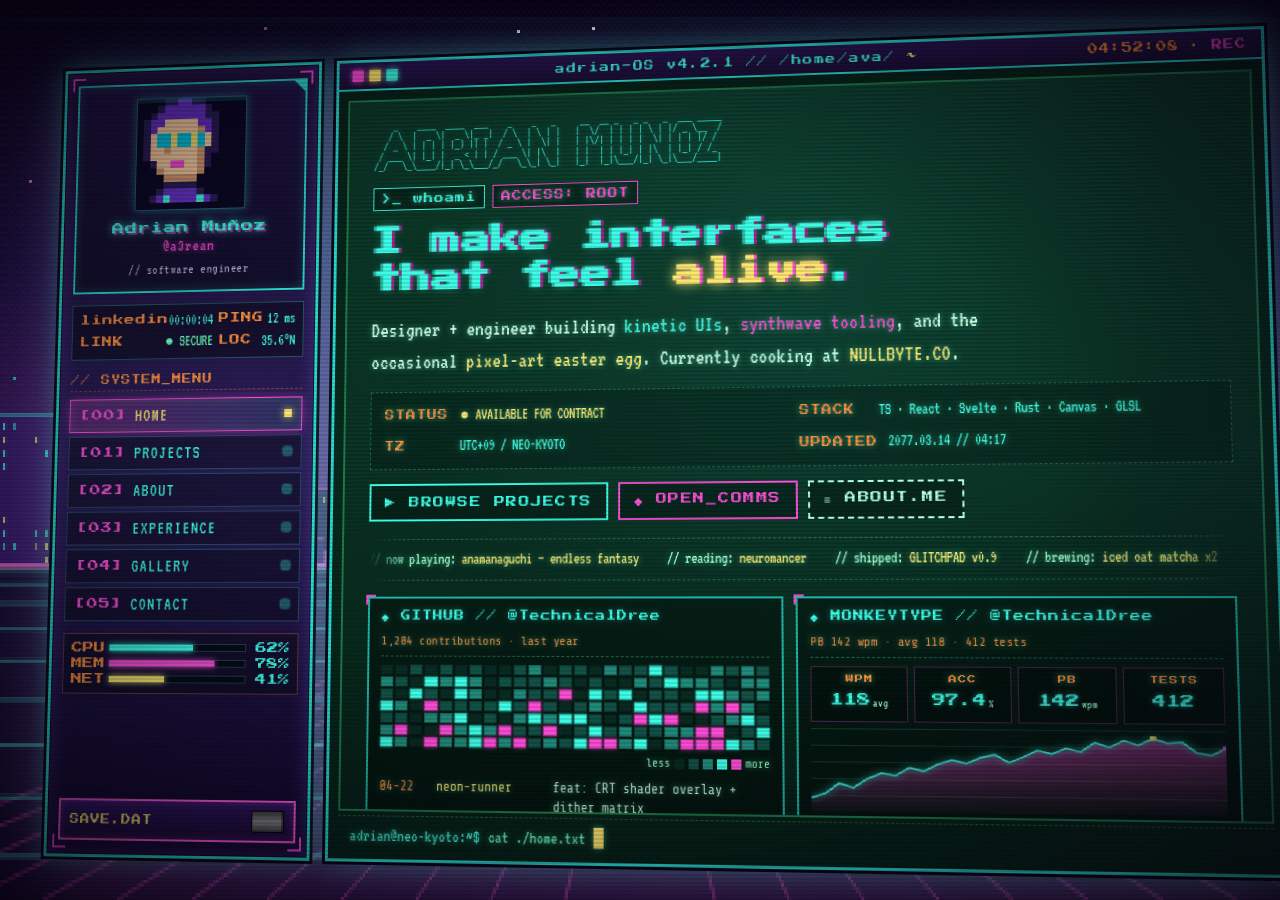
<file: claude_design/index.html>
<!DOCTYPE html>
<html lang="en">
<head>
<meta charset="UTF-8">
<title>AVA.SPRITE // PERSONAL TERMINAL</title>
<link rel="preconnect" href="https://fonts.googleapis.com">
<link rel="preconnect" href="https://fonts.gstatic.com" crossorigin>
<link href="https://fonts.googleapis.com/css2?family=VT323&family=Press+Start+2P&family=Share+Tech+Mono&display=swap" rel="stylesheet">
<link rel="stylesheet" href="assets/styles.css">
</head>
<body>
  <canvas id="bg"></canvas>
  <div class="vignette"></div>
  <div class="scanlines"></div>

  <div class="stage">
    <div class="unit">
      <!-- LEFT: profile / nav -->
      <aside class="left">
        <div class="corner tl"></div><div class="corner tr"></div>
        <div class="corner bl"></div><div class="corner br"></div>

        <div class="portrait">
          <div class="avatar"><canvas id="avatar" width="64" height="64"></canvas></div>
          <div class="name">Adrian Muñoz</div>
          <div class="handle">@a3rean</div>
          <div class="bio">// software engineer</div>
        </div>

        <div class="status-grid">
          <div class="stat"><span class="k">linkedin</span><span class="v" id="uptime">00:00:00</span></div>
          <div class="stat"><span class="k">PING</span><span class="v">12 ms</span></div>
          <div class="stat"><span class="k">LINK</span><span class="v ok">● SECURE</span></div>
          <div class="stat"><span class="k">LOC</span><span class="v">35.6°N</span></div>
        </div>

        <nav class="nav">
          <div class="nav-label">// SYSTEM_MENU</div>
          <button class="nav-item active" data-view="home">
            <span class="num">[00]</span><span class="lbl">HOME</span><span class="dot"></span>
          </button>
          <button class="nav-item" data-view="projects">
            <span class="num">[01]</span><span class="lbl">PROJECTS</span><span class="dot"></span>
          </button>
          <button class="nav-item" data-view="about">
            <span class="num">[02]</span><span class="lbl">ABOUT</span><span class="dot"></span>
          </button>
          <button class="nav-item" data-view="log">
            <span class="num">[03]</span><span class="lbl">EXPERIENCE </span><span class="dot"></span>
          </button>
          <button class="nav-item" data-view="gallery">
            <span class="num">[04]</span><span class="lbl">GALLERY</span><span class="dot"></span>
          </button>
          <button class="nav-item" data-view="contact">
            <span class="num">[05]</span><span class="lbl">CONTACT</span><span class="dot"></span>
          </button>
        </nav>

        <div class="mini-bars">
          <div class="bar"><span class="bl">CPU</span><div class="track"><div class="fill cyan" style="width:62%"></div></div><span class="bv">62%</span></div>
          <div class="bar"><span class="bl">MEM</span><div class="track"><div class="fill mag" style="width:78%"></div></div><span class="bv">78%</span></div>
          <div class="bar"><span class="bl">NET</span><div class="track"><div class="fill yel" style="width:41%"></div></div><span class="bv">41%</span></div>
        </div>

        <div class="floppy">
          <div class="floppy-label">SAVE.DAT</div>
          <div class="floppy-shutter"></div>
        </div>
      </aside>

      <!-- RIGHT: terminal screen -->
      <main class="term">
        <div class="term-chrome">
          <div class="chrome-dots"><span></span><span></span><span></span></div>
          <div class="chrome-title">adrian-OS v4.2.1 // /home/ava/ <span id="crumb">~</span></div>
          <div class="chrome-meta"><span id="clock">00:00:00</span> · <span class="blink">REC</span></div>
        </div>
        <div class="term-bezel">
          <div class="term-screen" id="screen">
            <!-- views injected here -->
          </div>
          <div class="term-footer">
            <span class="prompt">adrian@neo-kyoto:~$</span>
            <span class="cmdline" id="cmd">cat ./home.txt</span><span class="caret">▊</span>
          </div>
        </div>
      </main>
    </div>
  </div>

  <!-- VIEW TEMPLATES -->
  <template id="tpl-home">
    <div class="view view-home">
      <pre class="ascii-banner">
    _    ____  ____  ___    _    _   _     __  __ _   _ _   _  ___ _____
   / \  |  _ \|  _ \|_ _|  / \  | \ | |   |  \/  | | | | \ | |/ _ \__  /
  / _ \ | | | | |_) || |  / _ \ |  \| |   | |\/| | | | |  \| | | | |/ /
 / ___ \| |_| |  _ < | | / ___ \| |\  |   | |  | | |_| | |\  | |_| / /_
/_/   \_\____/|_| \_\___/_/   \_\_| \_|   |_|  |_|\___/|_| \_|\___/____|</pre>
      <div class="row-head">
        <span class="tag tag-cyan">&gt;_ whoami</span>
        <span class="tag tag-mag">ACCESS: ROOT</span>
      </div>
      <h1 class="glitch" data-text="I make interfaces that feel alive.">I make interfaces<br>that feel <span class="hl">alive</span>.</h1>
      <p class="lede">
        Designer + engineer building <span class="u-cy">kinetic UIs</span>, <span class="u-mg">synthwave tooling</span>,
        and the occasional <span class="u-yl">pixel-art easter egg</span>. Currently cooking at <b>NULLBYTE.CO</b>.
      </p>

      <div class="kv">
        <div><span class="kvk">STATUS</span><span class="kvv ok">● AVAILABLE FOR CONTRACT</span></div>
        <div><span class="kvk">STACK</span><span class="kvv">TS · React · Svelte · Rust · Canvas · GLSL</span></div>
        <div><span class="kvk">TZ</span><span class="kvv">UTC+09 / NEO-KYOTO</span></div>
        <div><span class="kvk">UPDATED</span><span class="kvv">2077.03.14 // 04:17</span></div>
      </div>

      <div class="quick-actions">
        <button class="btn btn-cy" data-nav="projects">▶ BROWSE PROJECTS</button>
        <button class="btn btn-mg" data-nav="contact">◆ OPEN_COMMS</button>
        <button class="btn btn-ghost" data-nav="about">≡ ABOUT.ME</button>
      </div>

      <div class="ticker">
        <span>// now playing: <b>anamanaguchi — endless fantasy</b></span>
        <span>// reading: <b>neuromancer</b></span>
        <span>// shipped: <b>GLITCHPAD v0.9</b></span>
        <span>// brewing: <b>iced oat matcha x2</b></span>
      </div>

      <div class="panels">
        <section class="panel">
          <div class="panel-hd">
            <span class="panel-title">◆ GITHUB // @TechnicalDree</span>
            <span class="panel-meta">1,284 contributions · last year</span>
          </div>
          <div class="gh-grid" id="gh-grid"></div>
          <div class="gh-legend">
            <span>less</span>
            <span class="sw s0"></span><span class="sw s1"></span><span class="sw s2"></span><span class="sw s3"></span><span class="sw s4"></span>
            <span>more</span>
          </div>
          <ul class="gh-commits">
            <li><span class="cdate">04-22</span><span class="crepo">neon-runner</span> feat: CRT shader overlay + dither matrix</li>
            <li><span class="cdate">04-21</span><span class="crepo">dotfiles</span> chore: bump neovim + add tmux popup</li>
            <li><span class="cdate">04-19</span><span class="crepo">glitchpad</span> fix: off-by-one in Bayer threshold</li>
            <li><span class="cdate">04-17</span><span class="crepo">nullbyte-os</span> refactor: move palette into shared crate</li>
          </ul>
        </section>

        <section class="panel">
          <div class="panel-hd">
            <span class="panel-title">◆ MONKEYTYPE // @TechnicalDree</span>
            <span class="panel-meta">PB 142 wpm · avg 118 · 412 tests</span>
          </div>
          <div class="mk-stats">
            <div class="mk-stat"><span class="mkk">WPM</span><span class="mkv">118<small>avg</small></span></div>
            <div class="mk-stat"><span class="mkk">ACC</span><span class="mkv">97.4<small>%</small></span></div>
            <div class="mk-stat"><span class="mkk">PB</span><span class="mkv">142<small>wpm</small></span></div>
            <div class="mk-stat"><span class="mkk">TESTS</span><span class="mkv">412<small></small></span></div>
          </div>
          <canvas id="mk-chart" width="280" height="80"></canvas>
          <ul class="mk-recent">
            <li><span class="mt-mode">60s · english</span><span class="mt-wpm">134 wpm</span><span class="mt-acc">98%</span></li>
            <li><span class="mt-mode">30s · english</span><span class="mt-wpm">128 wpm</span><span class="mt-acc">97%</span></li>
            <li><span class="mt-mode">words 50</span><span class="mt-wpm">121 wpm</span><span class="mt-acc">96%</span></li>
            <li><span class="mt-mode">60s · code_js</span><span class="mt-wpm">92 wpm</span><span class="mt-acc">94%</span></li>
          </ul>
        </section>
      </div>
    </div>
  </template>

  <template id="tpl-projects">
    <div class="view view-projects">
      <div class="row-head">
        <span class="tag tag-cyan">&gt;_ ls ./projects</span>
        <span class="tag tag-mag">04 ENTRIES</span>
      </div>
      <h2 class="h2">PROJECTS // SELECTED_WORKS</h2>

      <div class="prj-grid">
        <article class="prj">
          <div class="prj-thumb" data-thumb="glitchpad"></div>
          <div class="prj-body">
            <div class="prj-meta"><span>[01]</span><span class="tag tag-cyan">SHIPPED</span></div>
            <h3>GLITCHPAD</h3>
            <p>Collaborative pixel-art canvas with real-time CRDT sync and a built-in synth. 12k users / week.</p>
            <div class="prj-chips"><span>Rust</span><span>WASM</span><span>WebGL</span></div>
          </div>
        </article>
        <article class="prj">
          <div class="prj-thumb" data-thumb="nullbyte"></div>
          <div class="prj-body">
            <div class="prj-meta"><span>[02]</span><span class="tag tag-yel">LIVE</span></div>
            <h3>NULLBYTE.OS</h3>
            <p>Terminal-first design tool for retro games. Think Figma, but everything is keystrokes.</p>
            <div class="prj-chips"><span>TS</span><span>Svelte</span><span>Tauri</span></div>
          </div>
        </article>
        <article class="prj">
          <div class="prj-thumb" data-thumb="neon"></div>
          <div class="prj-body">
            <div class="prj-meta"><span>[03]</span><span class="tag tag-mag">BETA</span></div>
            <h3>NEONWIRE</h3>
            <p>Fiber-optic network visualizer. Streams telemetry from 2,400 edge nodes into an iso city.</p>
            <div class="prj-chips"><span>Three.js</span><span>GLSL</span><span>Go</span></div>
          </div>
        </article>
        <article class="prj">
          <div class="prj-thumb" data-thumb="sprite"></div>
          <div class="prj-body">
            <div class="prj-meta"><span>[04]</span><span class="tag tag-ghost">ARCHIVED</span></div>
            <h3>SPRITEFORGE</h3>
            <p>Open-source palette-aware sprite editor. Still runs the indie scene on itch.io.</p>
            <div class="prj-chips"><span>C++</span><span>SDL2</span></div>
          </div>
        </article>
      </div>
    </div>
  </template>

  <template id="tpl-about">
    <div class="view view-about">
      <div class="row-head">
        <span class="tag tag-cyan">&gt;_ cat ./about.log</span>
        <span class="tag tag-mag">BIO.TXT</span>
      </div>
      <h2 class="h2">ABOUT // OPERATOR_FILE</h2>

      <div class="about-grid">
        <div>
          <p class="lede">
            I've been making things on screens since a beige PC and a copy of Deluxe Paint II.
            Today I build <span class="u-cy">design systems</span> and <span class="u-mg">weird little tools</span>
            for studios that care about feel, not just function.
          </p>
          <p class="body">
            Before this I led design at <b>KAIJU LABS</b>, where I shipped the typeface &amp; component kit
            powering the studio's 14 games. Before <em>that</em>: four years making audio plugins,
            two years teaching motion at SVA, one very long summer rebuilding my own Amiga 500.
          </p>

          <div class="quote">
            <span class="q-mark">"</span>
            <p>Good interfaces are a conversation. Great ones feel like the machine is in on the joke.</p>
          </div>

          <h3 class="sub">PRINCIPLES</h3>
          <ul class="bullet">
            <li>Motion should explain, not decorate.</li>
            <li>Every pixel is a choice. Including the ones you didn't make.</li>
            <li>Ship small, ship often, apologize later.</li>
            <li>If it bleeps, it better mean it.</li>
          </ul>
        </div>

        <aside class="specs">
          <div class="spec-card">
            <div class="spec-hd">/ SPEC_SHEET</div>
            <div class="spec-row"><span>CLASS</span><span>DESIGN-ENG</span></div>
            <div class="spec-row"><span>LVL</span><span>28</span></div>
            <div class="spec-row"><span>ORIGIN</span><span>OSAKA ➝ NK</span></div>
            <div class="spec-row"><span>HP</span><span>218 / 240</span></div>
            <div class="spec-row"><span>MP</span><span>∞</span></div>
          </div>

          <div class="spec-card">
            <div class="spec-hd">/ SKILLS</div>
            <div class="skill"><span>INTERFACE</span><div class="tr"><div style="width:92%" class="fi cy"></div></div></div>
            <div class="skill"><span>MOTION</span><div class="tr"><div style="width:84%" class="fi mg"></div></div></div>
            <div class="skill"><span>SHADERS</span><div class="tr"><div style="width:61%" class="fi yl"></div></div></div>
            <div class="skill"><span>TYPE</span><div class="tr"><div style="width:78%" class="fi cy"></div></div></div>
            <div class="skill"><span>SYSTEMS</span><div class="tr"><div style="width:88%" class="fi mg"></div></div></div>
          </div>

          <div class="spec-card">
            <div class="spec-hd">/ INVENTORY</div>
            <div class="inv">
              <div class="slot" title="Mechanical kbd">⌨</div>
              <div class="slot" title="Trackball">◉</div>
              <div class="slot" title="Walkman">♫</div>
              <div class="slot" title="Notebook">▭</div>
              <div class="slot" title="Ramen">🍜</div>
              <div class="slot empty"></div>
            </div>
          </div>
        </aside>
      </div>
    </div>
  </template>

  <template id="tpl-log">
    <div class="view view-log">
      <div class="row-head">
        <span class="tag tag-cyan">&gt;_ tail -f ./log</span>
        <span class="tag tag-mag">LIVE</span>
      </div>
      <h2 class="h2">WORK EXPERIENCE</h2>

      <ol class="timeline">
        <li>
          <span class="ts">2077.03.14 / 04:17</span>
          <span class="ev ev-ship">SHIP</span>
          <div class="ev-body"><b>GLITCHPAD 1.0</b> — pushed stable. Collab rooms, new synth engine, CRDT rewrite.</div>
        </li>
        <li>
          <span class="ts">2077.03.02 / 22:40</span>
          <span class="ev ev-talk">TALK</span>
          <div class="ev-body"><b>"Interfaces that feel alive"</b> @ <i>PixelFest NK</i>. Slides + recording on the way.</div>
        </li>
        <li>
          <span class="ts">2077.02.20 / 11:05</span>
          <span class="ev ev-write">WRITE</span>
          <div class="ev-body"><b>Notes on dithered gradients</b> — a deep dive on 8-color Bayer matrices for UI.</div>
        </li>
        <li>
          <span class="ts">2077.02.04 / 15:22</span>
          <span class="ev ev-ship">SHIP</span>
          <div class="ev-body"><b>NEONWIRE β</b> — 2.4k nodes streaming into a procedurally-lit city.</div>
        </li>
        <li>
          <span class="ts">2077.01.18 / 09:00</span>
          <span class="ev ev-join">JOIN</span>
          <div class="ev-body">Started as design-eng lead at <b>NULLBYTE.CO</b>. Tools, tools, tools.</div>
        </li>
        <li>
          <span class="ts">2076.12.30 / 23:58</span>
          <span class="ev ev-write">WRITE</span>
          <div class="ev-body">Year-end review: <b>47 projects started, 11 shipped, 0 regrets</b>.</div>
        </li>
      </ol>
    </div>
  </template>

  <template id="tpl-gallery">
    <div class="view view-gallery">
      <div class="row-head">
        <span class="tag tag-cyan">&gt;_ open ./gallery</span>
        <span class="tag tag-mag">09 FRAMES</span>
      </div>
      <h2 class="h2">GALLERY // PIXEL_DUMP</h2>
      <div class="gal">
        <div class="frame" data-pat="city"></div>
        <div class="frame" data-pat="moon"></div>
        <div class="frame" data-pat="sun"></div>
        <div class="frame" data-pat="ship"></div>
        <div class="frame" data-pat="robo"></div>
        <div class="frame" data-pat="cat"></div>
        <div class="frame" data-pat="glyph"></div>
        <div class="frame" data-pat="arcade"></div>
        <div class="frame" data-pat="grid"></div>
      </div>
      <p class="caption">// sprites drawn in SPRITEFORGE. 4-color NK palette. CC-BY-NC.</p>
    </div>
  </template>

  <template id="tpl-contact">
    <div class="view view-contact">
      <div class="row-head">
        <span class="tag tag-cyan">&gt;_ open_comms --secure</span>
        <span class="tag tag-mag">CHANNEL OPEN</span>
      </div>
      <h2 class="h2">CONTACT // UPLINK</h2>

      <div class="contact-grid">
        <form class="uplink" onsubmit="event.preventDefault(); this.querySelector('.sent').style.display='block'; this.querySelector('button').textContent='▶ TRANSMITTED';">
          <label><span class="lab">// HANDLE</span><input type="text" placeholder="enter_your_handle_" required></label>
          <label><span class="lab">// CHANNEL</span><input type="email" placeholder="you@somewhere.net" required></label>
          <label><span class="lab">// PAYLOAD</span><textarea rows="5" placeholder="type message, hit TRANSMIT..." required></textarea></label>
          <button type="submit" class="btn btn-cy">▶ TRANSMIT</button>
          <div class="sent" style="display:none;">✓ packet queued · ETA 2h</div>
        </form>

        <div class="channels">
          <a class="chan" href="#"><span class="c-icon">@</span><span><b>mail</b><em>ava@nullbyte.co</em></span></a>
          <a class="chan" href="#"><span class="c-icon">⌘</span><span><b>github</b><em>/ava-sprite</em></span></a>
          <a class="chan" href="#"><span class="c-icon">✦</span><span><b>bsky</b><em>@ava.sprite</em></span></a>
          <a class="chan" href="#"><span class="c-icon">♪</span><span><b>soundcloud</b><em>/neon_runner</em></span></a>
          <a class="chan" href="#"><span class="c-icon">▭</span><span><b>itch</b><em>ava-sprite.itch.io</em></span></a>
          <div class="chan disabled"><span class="c-icon">☎</span><span><b>phone</b><em>by appointment</em></span></div>
        </div>
      </div>

      <div class="disclaimer">// all packets routed through tor-3. PGP fingerprint: 4F2A · 88E1 · 9D00 · C71F · 2277</div>
    </div>
  </template>

<script src="assets/bg.js"></script>
<script src="assets/app.js"></script>
</body>
</html>
</file>
<file: claude_design/assets/styles.css>
/* AVA.SPRITE — cyberpunk pixel terminal */

:root {
  --bg-deep: #0a0514;
  --cyan: #3dfce5;
  --cyan-dim: #1fb3a3;
  --magenta: #ff4ad6;
  --magenta-deep: #a91e8c;
  --purple: #7a3ac9;
  --purple-deep: #3a1a66;
  --orange: #ff8a3a;
  --yellow: #ffe66d;
  --term-green: #6bffbf;
  --term-green-dim: #1f7a4a;
  --term-bg: #0c3a28;
  --term-bg-dark: #062116;
  --frame-cyan: #2ad9d0;
  --frame-mag: #ff5ad8;
  --card: #150a2b;
}

* { margin: 0; padding: 0; box-sizing: border-box; }
html, body {
  width: 100%; height: 100%; overflow: hidden;
  background: var(--bg-deep);
  font-family: 'VT323', monospace;
  color: var(--term-green);
  -webkit-font-smoothing: none;
}
img, canvas { image-rendering: pixelated; image-rendering: crisp-edges; }

/* ===== BACKGROUND + CRT ===== */
#bg { position: fixed; inset: 0; width: 100%; height: 100%; z-index: 0; display: block; }

.scanlines {
  position: fixed; inset: 0; z-index: 50; pointer-events: none;
  background: repeating-linear-gradient(
    to bottom,
    rgba(0,0,0,0) 0,
    rgba(0,0,0,0) 2px,
    rgba(0,0,0,0.22) 3px,
    rgba(0,0,0,0) 4px
  );
}
.scanlines::after {
  content: ""; position: absolute; inset: 0;
  background: linear-gradient(180deg, transparent 0%, rgba(61,252,229,0.04) 50%, transparent 100%);
  animation: scan 8s linear infinite;
}
@keyframes scan { 0% { transform: translateY(-100%);} 100% { transform: translateY(100%);} }
.vignette {
  position: fixed; inset: 0; z-index: 49; pointer-events: none;
  background: radial-gradient(ellipse at center, transparent 45%, rgba(5,2,12,0.7) 100%);
}

/* ===== STAGE ===== */
.stage {
  position: relative; z-index: 10;
  width: 100%; height: 100%;
  display: flex; align-items: center; justify-content: center;
  padding: 16px;
}
.unit {
  position: relative;
  width: min(1320px, 96vw);
  height: min(820px, 94vh);
  display: grid;
  grid-template-columns: 280px 1fr;
  gap: 16px;
  transform: perspective(1800px) rotateX(5deg) rotateY(-7deg);
  transform-style: preserve-3d;
  filter:
    drop-shadow(0 30px 40px rgba(255, 74, 214, 0.25))
    drop-shadow(0 0 22px rgba(61,252,229,0.22));
}

/* ===== LEFT PANEL ===== */
.left {
  background:
    linear-gradient(180deg, #1a0e33 0%, #2a1452 50%, #100628 100%);
  border: 3px solid var(--frame-cyan);
  box-shadow:
    inset 0 0 0 1px #0a0514,
    inset 0 0 24px rgba(122, 58, 201, 0.4),
    0 0 0 3px #0a0514,
    0 0 22px rgba(61,252,229,0.3);
  padding: 14px 12px;
  display: flex; flex-direction: column; gap: 12px;
  position: relative;
  overflow: hidden;
}
/* L-bracket corners */
.corner {
  position: absolute; width: 14px; height: 14px;
  border-color: var(--magenta);
  border-style: solid;
  z-index: 2;
}
.corner.tl { top: 6px; left: 6px; border-width: 2px 0 0 2px; }
.corner.tr { top: 6px; right: 6px; border-width: 2px 2px 0 0; }
.corner.bl { bottom: 6px; left: 6px; border-width: 0 0 2px 2px; }
.corner.br { bottom: 6px; right: 6px; border-width: 0 2px 2px 0; }

/* portrait */
.portrait {
  background: linear-gradient(180deg, #1f1142 0%, #120826 100%);
  border: 2px solid var(--frame-cyan);
  padding: 14px 10px 12px;
  text-align: center;
  box-shadow: inset 0 0 12px rgba(61,252,229,0.2);
  position: relative;
}
.portrait::before {
  content: ""; position: absolute; top: -1px; right: -1px;
  width: 0; height: 0;
  border-left: 14px solid transparent;
  border-top: 14px solid var(--frame-cyan);
}
.avatar {
  width: 120px; height: 120px; margin: 0 auto;
  border: 1px solid rgba(61,252,229,0.4);
  background: #0a0420;
  display: block;
  position: relative;
  box-shadow: 0 0 10px rgba(61,252,229,0.35);
}
.avatar canvas { width: 100%; height: 100%; display: block; }
.name {
  font-family: 'Press Start 2P', monospace;
  font-size: 13px; color: var(--cyan);
  margin-top: 12px; letter-spacing: 1px;
  text-shadow: 0 0 10px rgba(61,252,229,0.8), 2px 2px 0 var(--magenta-deep);
}
.handle {
  font-size: 17px; color: var(--magenta); margin-top: 4px;
  text-shadow: 0 0 6px rgba(255,74,214,0.6);
  letter-spacing: 1px;
}
.bio {
  font-size: 14px; color: #b8a8d8; margin-top: 8px; line-height: 1.35;
  letter-spacing: 0.5px;
}

/* status grid */
.status-grid {
  display: grid; grid-template-columns: 1fr 1fr; gap: 6px;
  padding: 8px;
  background: rgba(10, 4, 20, 0.6);
  border: 1px solid rgba(61,252,229,0.3);
}
.stat { display: flex; justify-content: space-between; align-items: center; font-size: 14px; }
.stat .k { color: var(--orange); letter-spacing: 1px; font-size: 11px; font-family: 'Press Start 2P', monospace; }
.stat .v { color: var(--cyan); font-size: 16px; }
.stat .v.ok { color: var(--term-green); }

/* nav */
.nav { display: flex; flex-direction: column; gap: 4px; }
.nav-label {
  font-family: 'Press Start 2P', monospace;
  font-size: 10px; color: var(--orange); letter-spacing: 1px;
  padding: 4px 0 6px; border-bottom: 1px dashed rgba(255,138,58,0.4);
  margin-bottom: 4px;
}
.nav-item {
  display: grid;
  grid-template-columns: auto 1fr auto;
  align-items: center;
  gap: 8px;
  padding: 7px 10px;
  border: 1px solid rgba(61,252,229,0.25);
  background: rgba(10, 4, 20, 0.5);
  color: var(--cyan);
  cursor: pointer;
  font-family: 'VT323', monospace;
  font-size: 19px;
  letter-spacing: 1px;
  transition: transform 0.08s ease, background 0.15s, border-color 0.15s, color 0.15s;
  text-align: left;
}
.nav-item .num { color: var(--magenta); font-size: 12px; font-family: 'Press Start 2P', monospace; }
.nav-item .lbl { color: inherit; }
.nav-item .dot {
  width: 8px; height: 8px; background: rgba(61,252,229,0.3);
  box-shadow: 0 0 3px var(--cyan);
}
.nav-item:hover {
  background: rgba(255,74,214,0.15);
  border-color: var(--magenta);
  color: var(--yellow);
  transform: translateX(3px);
}
.nav-item:hover .dot { background: var(--magenta); box-shadow: 0 0 6px var(--magenta); }
.nav-item.active {
  background: linear-gradient(90deg, rgba(255,74,214,0.25), rgba(61,252,229,0.1));
  border-color: var(--magenta);
  color: var(--yellow);
  box-shadow: 0 0 12px rgba(255,74,214,0.4), inset 0 0 10px rgba(255, 230, 109, 0.12);
}
.nav-item.active .dot { background: var(--yellow); box-shadow: 0 0 8px var(--yellow); animation: blink 1s steps(2) infinite; }
@keyframes blink { 50% { opacity: 0.35; } }

/* mini bars */
.mini-bars { display: flex; flex-direction: column; gap: 4px; padding: 8px; border: 1px solid rgba(255,138,58,0.35); background: rgba(10,4,20,0.5); }
.bar { display: grid; grid-template-columns: 34px 1fr 40px; align-items: center; gap: 6px; font-size: 12px; font-family: 'Press Start 2P', monospace; }
.bar .bl { color: var(--orange); }
.bar .bv { color: var(--cyan); text-align: right; }
.bar .track { height: 8px; background: rgba(0,0,0,0.6); border: 1px solid rgba(61,252,229,0.25); position: relative; }
.bar .fill { height: 100%; box-shadow: 0 0 6px currentColor; }
.bar .fill.cyan { background: var(--cyan); color: var(--cyan); }
.bar .fill.mag  { background: var(--magenta); color: var(--magenta); animation: bar-pulse 2s ease-in-out infinite; }
.bar .fill.yel  { background: var(--yellow); color: var(--yellow); }
@keyframes bar-pulse { 50% { width: 83%; } }

/* floppy motif */
.floppy {
  margin-top: auto;
  background: linear-gradient(180deg, #2e1260 0%, #1a0a35 100%);
  border: 2px solid var(--frame-mag);
  padding: 8px 10px;
  position: relative;
  display: flex; align-items: center; gap: 10px;
  box-shadow: inset 0 0 8px rgba(255, 74, 214, 0.3);
}
.floppy-shutter {
  width: 34px; height: 22px;
  background: linear-gradient(180deg, #3d3d3d 0%, #888 50%, #3d3d3d 100%);
  border: 1px solid #000;
  box-shadow: inset -2px 0 0 rgba(0,0,0,0.4);
}
.floppy-label {
  flex: 1;
  font-family: 'Press Start 2P', monospace;
  font-size: 10px; color: var(--yellow);
  letter-spacing: 1px;
}

/* ===== TERMINAL (right) ===== */
.term {
  background: linear-gradient(180deg, #0f0624 0%, #1b0d3e 100%);
  border: 3px solid var(--frame-cyan);
  box-shadow:
    inset 0 0 0 1px #0a0514,
    0 0 0 3px #0a0514,
    0 0 30px rgba(61,252,229,0.35);
  display: flex; flex-direction: column;
  overflow: hidden;
  position: relative;
}

.term-chrome {
  display: grid;
  grid-template-columns: auto 1fr auto;
  align-items: center;
  padding: 8px 14px;
  background: linear-gradient(180deg, #2a1452 0%, #1a0e33 100%);
  border-bottom: 2px solid var(--frame-cyan);
  gap: 16px;
  font-family: 'Press Start 2P', monospace;
  font-size: 10px;
  letter-spacing: 1px;
}
.chrome-dots { display: flex; gap: 6px; }
.chrome-dots span { width: 12px; height: 12px; background: var(--magenta); box-shadow: 0 0 6px var(--magenta); }
.chrome-dots span:nth-child(2) { background: var(--yellow); box-shadow: 0 0 6px var(--yellow); }
.chrome-dots span:nth-child(3) { background: var(--cyan); box-shadow: 0 0 6px var(--cyan); }
.chrome-title { color: var(--cyan); text-align: center; letter-spacing: 1.5px; }
.chrome-title #crumb { color: var(--yellow); }
.chrome-meta { color: var(--orange); display: flex; gap: 10px; align-items: center; }
.chrome-meta .blink { color: var(--magenta); animation: blink 1.1s steps(2) infinite; }

.term-bezel {
  flex: 1;
  background: var(--term-bg-dark);
  padding: 10px;
  display: flex; flex-direction: column;
  overflow: hidden;
  position: relative;
}
.term-screen {
  flex: 1;
  background:
    radial-gradient(ellipse at 50% 30%, rgba(61,252,229,0.08), transparent 60%),
    linear-gradient(180deg, var(--term-bg) 0%, var(--term-bg-dark) 100%);
  border: 2px solid var(--term-green-dim);
  padding: 22px 26px;
  overflow-y: auto;
  position: relative;
  color: var(--term-green);
  text-shadow: 0 0 6px rgba(107, 255, 191, 0.55);
  font-size: 18px;
  line-height: 1.45;
  scroll-behavior: smooth;
}
.term-screen::before {
  content: ""; position: absolute; inset: 0; pointer-events: none;
  background: repeating-linear-gradient(to bottom, transparent 0, transparent 2px, rgba(0,0,0,0.22) 3px, transparent 4px);
}
.term-screen::-webkit-scrollbar { width: 10px; }
.term-screen::-webkit-scrollbar-track { background: var(--term-bg-dark); }
.term-screen::-webkit-scrollbar-thumb { background: var(--term-green-dim); border: 1px solid #000; }

.term-footer {
  padding: 8px 12px 4px;
  display: flex; gap: 8px; align-items: center;
  font-size: 17px;
  color: var(--term-green);
  text-shadow: 0 0 6px rgba(107, 255, 191, 0.5);
  border-top: 1px dashed rgba(107, 255, 191, 0.25);
  margin-top: 4px;
}
.term-footer .prompt { color: var(--cyan); }
.term-footer .caret { color: var(--yellow); animation: blink 1s steps(2) infinite; }

/* ===== VIEW CONTENT ===== */
.view { animation: view-in 0.45s cubic-bezier(.2,.7,.2,1) both; }
@keyframes view-in {
  0% { opacity: 0; transform: translateY(6px); filter: blur(2px); }
  40% { opacity: 1; }
  100% { opacity: 1; transform: none; filter: none; }
}

.ascii-banner {
  font-family: 'Share Tech Mono', monospace;
  color: var(--cyan);
  font-size: 10px;
  line-height: 1.05;
  margin-bottom: 16px;
  text-shadow: 0 0 6px rgba(61,252,229,0.5);
  white-space: pre;
  overflow: hidden;
}
.row-head {
  display: flex; gap: 8px; margin-bottom: 8px; align-items: center;
  font-family: 'Press Start 2P', monospace;
  font-size: 10px; letter-spacing: 1px;
}
.tag {
  padding: 4px 8px;
  border: 1px solid currentColor;
  background: rgba(0,0,0,0.35);
}
.tag-cyan { color: var(--cyan); }
.tag-mag { color: var(--magenta); }
.tag-yel { color: var(--yellow); }
.tag-ghost { color: #a090c0; }

h1.glitch, .h1 {
  font-family: 'Press Start 2P', monospace;
  font-size: 30px; line-height: 1.3;
  color: var(--cyan);
  margin: 14px 0 16px;
  letter-spacing: 1px;
  text-shadow:
    3px 0 0 var(--magenta-deep),
    -3px 0 0 rgba(61,252,229,0.6),
    0 0 10px rgba(61,252,229,0.35);
  animation: glitch-shift 5s steps(1) infinite;
}
.h2 {
  font-family: 'Press Start 2P', monospace;
  font-size: 20px; color: var(--cyan);
  margin: 6px 0 16px; letter-spacing: 2px;
  text-shadow: 2px 2px 0 var(--magenta-deep), 0 0 10px rgba(61,252,229,0.4);
}
h1.glitch .hl { color: var(--yellow); text-shadow: 3px 0 0 var(--magenta), 0 0 12px var(--yellow); }
@keyframes glitch-shift {
  0%, 92%, 100% { transform: none; }
  93% { transform: translate(-2px, 0) skewX(-2deg); }
  94% { transform: translate(2px, 0) skewX(2deg); }
  95% { transform: none; }
  96% { transform: translate(-1px, 1px); }
  97% { transform: none; }
}

.lede { font-size: 22px; color: #d0ffe8; line-height: 1.5; margin-bottom: 14px; max-width: 70ch; }
.body { font-size: 19px; color: #bde8d2; line-height: 1.55; margin-bottom: 14px; max-width: 70ch; }
.u-cy { color: var(--cyan); }
.u-mg { color: var(--magenta); }
.u-yl { color: var(--yellow); }
b { color: var(--yellow); font-weight: normal; }

.kv {
  display: grid; grid-template-columns: 1fr 1fr; gap: 8px 22px;
  margin: 14px 0;
  padding: 12px 14px;
  border: 1px dashed rgba(107,255,191,0.3);
  background: rgba(0,0,0,0.25);
}
.kv > div { display: flex; gap: 10px; align-items: center; font-size: 16px; }
.kvk { color: var(--orange); font-family: 'Press Start 2P', monospace; font-size: 10px; min-width: 68px; letter-spacing: 1px; }
.kvv { color: var(--cyan); }
.kvv.ok { color: var(--yellow); }

.quick-actions { display: flex; gap: 10px; flex-wrap: wrap; margin: 10px 0 18px; }
.btn {
  font-family: 'Press Start 2P', monospace;
  font-size: 11px; letter-spacing: 1.5px;
  padding: 10px 14px; cursor: pointer;
  border: 2px solid currentColor;
  background: rgba(0,0,0,0.35);
  transition: transform 0.08s, background 0.15s, box-shadow 0.15s;
  position: relative;
}
.btn:hover { transform: translate(-2px, -2px); box-shadow: 2px 2px 0 currentColor, 0 0 14px currentColor; }
.btn:active { transform: translate(0, 0); box-shadow: 0 0 6px currentColor; }
.btn-cy { color: var(--cyan); }
.btn-mg { color: var(--magenta); }
.btn-ghost { color: #b6ffe0; border-style: dashed; }

.ticker {
  display: flex; gap: 28px; overflow: hidden; white-space: nowrap;
  border-top: 1px dashed rgba(107,255,191,0.3);
  border-bottom: 1px dashed rgba(107,255,191,0.3);
  padding: 8px 0;
  font-size: 16px;
  color: #9fffd0;
  animation: ticker 22s linear infinite;
  mask-image: linear-gradient(90deg, transparent, #000 5%, #000 95%, transparent);
}
.ticker span { flex: 0 0 auto; }
@keyframes ticker { 0% { transform: translateX(0); } 100% { transform: translateX(-50%); } }

/* PROJECTS */
.prj-grid { display: grid; grid-template-columns: 1fr 1fr; gap: 12px; }
.prj {
  border: 2px solid rgba(61,252,229,0.35);
  background: rgba(0,0,0,0.4);
  display: grid;
  grid-template-columns: 90px 1fr;
  gap: 10px;
  padding: 10px;
  transition: border-color 0.15s, transform 0.1s, box-shadow 0.15s;
  position: relative;
}
.prj::after {
  content: "SN/" attr(data-sn);
  position: absolute; top: 4px; right: 8px;
  font-family: 'Press Start 2P', monospace;
  font-size: 8px; color: var(--orange); opacity: 0.7;
}
.prj:hover { border-color: var(--magenta); transform: translate(-2px, -2px); box-shadow: 2px 2px 0 var(--magenta), 0 0 18px rgba(255,74,214,0.3); }
.prj-thumb {
  width: 100%; height: 90px;
  background: #0a0420;
  border: 1px solid var(--cyan-dim);
  image-rendering: pixelated;
  background-size: 16px 16px;
}
.prj-thumb[data-thumb="glitchpad"] {
  background:
    linear-gradient(135deg, #ff4ad6 25%, transparent 25%) 0 0/14px 14px,
    linear-gradient(225deg, #3dfce5 25%, transparent 25%) 0 0/14px 14px,
    linear-gradient(315deg, #ffe66d 25%, transparent 25%) 0 0/14px 14px,
    #0a0420;
}
.prj-thumb[data-thumb="nullbyte"] {
  background:
    repeating-linear-gradient(0deg, #3dfce5 0 2px, transparent 2px 8px),
    repeating-linear-gradient(90deg, #3dfce5 0 2px, transparent 2px 8px),
    #0a0420;
  opacity: 0.9;
}
.prj-thumb[data-thumb="neon"] {
  background:
    radial-gradient(circle at 50% 80%, #ff4ad6 0 4px, transparent 5px),
    radial-gradient(circle at 20% 60%, #3dfce5 0 3px, transparent 4px),
    radial-gradient(circle at 80% 70%, #ffe66d 0 3px, transparent 4px),
    linear-gradient(180deg, #3a1a66 0%, #0a0420 100%);
}
.prj-thumb[data-thumb="sprite"] {
  background:
    repeating-conic-gradient(#ff4ad6 0% 25%, #ffe66d 0% 50%, #3dfce5 0% 75%, #ff8a3a 0% 100%);
  background-size: 30px 30px;
  background-position: center;
  opacity: 0.85;
}
.prj-meta { display: flex; gap: 8px; align-items: center; font-family: 'Press Start 2P', monospace; font-size: 9px; color: var(--orange); letter-spacing: 1px; }
.prj h3 { font-family: 'Press Start 2P', monospace; font-size: 14px; color: var(--cyan); margin: 4px 0; letter-spacing: 1px; text-shadow: 2px 2px 0 var(--magenta-deep); }
.prj p { font-size: 16px; color: #bde8d2; line-height: 1.35; }
.prj-chips { display: flex; gap: 6px; margin-top: 6px; flex-wrap: wrap; }
.prj-chips span { font-family: 'Press Start 2P', monospace; font-size: 8px; padding: 3px 6px; border: 1px solid var(--yellow); color: var(--yellow); letter-spacing: 1px; }

/* ABOUT */
.about-grid { display: grid; grid-template-columns: 1.3fr 1fr; gap: 16px; }
.quote { border-left: 3px solid var(--magenta); padding: 10px 12px; margin: 12px 0; background: rgba(255,74,214,0.06); position: relative; }
.quote .q-mark { font-family: 'Press Start 2P', monospace; color: var(--magenta); position: absolute; top: -4px; left: 6px; font-size: 22px; opacity: 0.6; }
.quote p { font-size: 18px; font-style: italic; color: #ffd0ee; padding-left: 14px; }
.sub { font-family: 'Press Start 2P', monospace; font-size: 11px; color: var(--orange); letter-spacing: 1.5px; margin: 14px 0 8px; }
.bullet { list-style: none; display: flex; flex-direction: column; gap: 4px; }
.bullet li { padding-left: 20px; position: relative; font-size: 17px; color: #bde8d2; }
.bullet li::before { content: "▸"; position: absolute; left: 2px; color: var(--cyan); }

.specs { display: flex; flex-direction: column; gap: 10px; }
.spec-card { border: 2px solid var(--cyan-dim); background: rgba(0,0,0,0.35); padding: 10px 12px; position: relative; }
.spec-card::before, .spec-card::after { content: ""; position: absolute; width: 8px; height: 8px; border: 2px solid var(--magenta); }
.spec-card::before { top: -4px; left: -4px; border-right: none; border-bottom: none; }
.spec-card::after { bottom: -4px; right: -4px; border-left: none; border-top: none; }
.spec-hd { font-family: 'Press Start 2P', monospace; font-size: 10px; color: var(--magenta); letter-spacing: 1.5px; margin-bottom: 8px; border-bottom: 1px dashed rgba(255,74,214,0.4); padding-bottom: 6px; }
.spec-row { display: flex; justify-content: space-between; font-size: 15px; padding: 2px 0; }
.spec-row span:first-child { color: var(--orange); font-family: 'Press Start 2P', monospace; font-size: 9px; letter-spacing: 1px; }
.spec-row span:last-child { color: var(--cyan); }

.skill { display: grid; grid-template-columns: 88px 1fr; align-items: center; gap: 8px; padding: 3px 0; font-size: 12px; }
.skill > span { color: var(--orange); font-family: 'Press Start 2P', monospace; font-size: 9px; letter-spacing: 1px; }
.skill .tr { height: 8px; background: rgba(0,0,0,0.5); border: 1px solid rgba(61,252,229,0.3); }
.skill .fi { height: 100%; box-shadow: 0 0 6px currentColor; }
.skill .fi.cy { background: var(--cyan); color: var(--cyan); }
.skill .fi.mg { background: var(--magenta); color: var(--magenta); }
.skill .fi.yl { background: var(--yellow); color: var(--yellow); }

.inv { display: grid; grid-template-columns: repeat(6, 1fr); gap: 4px; }
.slot { aspect-ratio: 1; border: 1px solid var(--cyan-dim); background: rgba(0,0,0,0.5); display: flex; align-items: center; justify-content: center; font-size: 18px; color: var(--cyan); text-shadow: 0 0 6px var(--cyan); }
.slot.empty { opacity: 0.3; }

/* LOG */
.timeline { list-style: none; display: flex; flex-direction: column; gap: 0; }
.timeline li {
  display: grid;
  grid-template-columns: 160px 64px 1fr;
  align-items: start;
  gap: 10px;
  padding: 8px 0;
  border-bottom: 1px dashed rgba(107,255,191,0.18);
  font-size: 16px;
}
.timeline li:last-child { border-bottom: none; }
.timeline .ts { font-family: 'Share Tech Mono', monospace; color: var(--orange); font-size: 14px; letter-spacing: 0.5px; padding-top: 2px; }
.timeline .ev {
  font-family: 'Press Start 2P', monospace; font-size: 9px; padding: 4px 6px; text-align: center; letter-spacing: 1px;
  border: 1px solid currentColor; justify-self: start;
}
.timeline .ev-ship  { color: var(--cyan); }
.timeline .ev-talk  { color: var(--yellow); }
.timeline .ev-write { color: var(--magenta); }
.timeline .ev-join  { color: var(--orange); }
.timeline .ev-body { color: #c8f0d8; }
.timeline .ev-body b { color: var(--yellow); }

/* GALLERY */
.gal { display: grid; grid-template-columns: repeat(3, 1fr); gap: 10px; }
.frame {
  aspect-ratio: 1;
  background: #0a0420;
  border: 2px solid var(--cyan-dim);
  position: relative;
  overflow: hidden;
  transition: border-color 0.15s, transform 0.1s;
  background-size: 8px 8px;
}
.frame::before { content: ""; position: absolute; inset: 0; background: repeating-linear-gradient(to bottom, transparent 0 2px, rgba(0,0,0,0.3) 3px, transparent 4px); pointer-events: none; }
.frame::after { content: attr(data-pat); position: absolute; left: 4px; bottom: 2px; font-family: 'Press Start 2P', monospace; font-size: 8px; color: var(--yellow); text-shadow: 1px 1px 0 #000; letter-spacing: 1px; }
.frame:hover { border-color: var(--magenta); transform: translate(-2px,-2px); }
.frame[data-pat="city"]   { background: linear-gradient(180deg, #140a2a 0%, #3a0f5a 60%, #ff4ad6 100%); }
.frame[data-pat="moon"]   { background: radial-gradient(circle at 50% 40%, #ffe66d 0 18%, #3a1a66 19% 100%); }
.frame[data-pat="sun"]    { background: repeating-linear-gradient(0deg, #ff4ad6 0 8px, #ff8a3a 8px 16px, #ffe66d 16px 24px); }
.frame[data-pat="ship"]   { background:
  radial-gradient(circle at 50% 50%, #3dfce5 0 6%, transparent 7%),
  linear-gradient(180deg, #0a0420 0%, #2a0f55 100%); }
.frame[data-pat="robo"]   { background:
  linear-gradient(90deg, transparent 40%, #3dfce5 40% 45%, transparent 45% 55%, #3dfce5 55% 60%, transparent 60%),
  linear-gradient(180deg, #2a1452 0%, #0a0420 100%); }
.frame[data-pat="cat"]    { background:
  radial-gradient(circle at 30% 40%, #ff4ad6 0 6%, transparent 7%),
  radial-gradient(circle at 70% 40%, #ff4ad6 0 6%, transparent 7%),
  linear-gradient(180deg, #3a1a66, #0a0420); }
.frame[data-pat="glyph"]  { background:
  repeating-linear-gradient(45deg, #3dfce5 0 2px, transparent 2px 10px),
  #140a2a; }
.frame[data-pat="arcade"] { background:
  linear-gradient(180deg, #ff8a3a 0 20%, #3a1a66 20% 100%),
  #0a0420; }
.frame[data-pat="grid"]   { background:
  linear-gradient(0deg, transparent 0 1px, #3dfce5 1px 2px, transparent 2px 14px),
  linear-gradient(90deg, transparent 0 1px, #3dfce5 1px 2px, transparent 2px 14px),
  #0a0420; }
.caption { text-align: center; color: #9fffd0; font-size: 14px; margin-top: 12px; font-family: 'Share Tech Mono', monospace; letter-spacing: 0.5px; }

/* CONTACT */
.contact-grid { display: grid; grid-template-columns: 1.2fr 1fr; gap: 16px; }
.uplink { display: flex; flex-direction: column; gap: 10px; }
.uplink label { display: flex; flex-direction: column; gap: 4px; }
.uplink .lab { font-family: 'Press Start 2P', monospace; font-size: 9px; color: var(--orange); letter-spacing: 1px; }
.uplink input, .uplink textarea {
  background: rgba(0,0,0,0.55);
  border: 1px solid var(--cyan-dim);
  color: var(--cyan);
  padding: 10px 12px;
  font-family: 'VT323', monospace; font-size: 18px;
  outline: none;
  letter-spacing: 0.5px;
  text-shadow: 0 0 4px rgba(61,252,229,0.4);
  caret-color: var(--yellow);
}
.uplink input:focus, .uplink textarea:focus {
  border-color: var(--yellow); color: var(--yellow);
  box-shadow: 0 0 10px rgba(255, 230, 109, 0.35);
}
.uplink textarea { resize: vertical; }
.sent { color: var(--yellow); font-family: 'Press Start 2P', monospace; font-size: 10px; letter-spacing: 1px; padding: 6px 0; }

.channels { display: flex; flex-direction: column; gap: 8px; }
.chan {
  display: grid; grid-template-columns: 36px 1fr; gap: 10px; align-items: center;
  padding: 8px 12px;
  border: 1px solid rgba(61,252,229,0.3);
  background: rgba(0,0,0,0.35);
  color: inherit; text-decoration: none;
  transition: border-color 0.15s, transform 0.1s, background 0.15s;
}
.chan:hover { border-color: var(--magenta); background: rgba(255,74,214,0.08); transform: translateX(3px); }
.chan.disabled { opacity: 0.5; pointer-events: none; }
.c-icon { width: 30px; height: 30px; display: flex; align-items: center; justify-content: center;
  border: 1px solid var(--yellow); color: var(--yellow); font-family: 'Press Start 2P', monospace;
  font-size: 14px; text-shadow: 0 0 6px var(--yellow); }
.chan b { color: var(--cyan); font-family: 'Press Start 2P', monospace; font-size: 11px; letter-spacing: 1.5px; display: block; text-shadow: 0 0 5px rgba(61,252,229,0.4); }
.chan em { color: #c9f0db; font-style: normal; font-size: 15px; }
.disclaimer { margin-top: 14px; padding: 8px 10px; border: 1px dashed rgba(255,138,58,0.4); color: var(--orange); font-size: 13px; font-family: 'Share Tech Mono', monospace; letter-spacing: 0.5px; }

/* Home panels (github + monkeytype) */
.panels { display: grid; grid-template-columns: 1fr 1fr; gap: 12px; margin-top: 16px; }
.panel { border: 2px solid var(--cyan-dim); background: rgba(0,0,0,0.4); padding: 10px 12px; position: relative; }
.panel::before, .panel::after { content: ""; position: absolute; width: 8px; height: 8px; border: 2px solid var(--magenta); }
.panel::before { top: -4px; left: -4px; border-right: none; border-bottom: none; }
.panel::after { bottom: -4px; right: -4px; border-left: none; border-top: none; }
.panel-hd { display: flex; justify-content: space-between; align-items: center; border-bottom: 1px dashed rgba(107,255,191,0.3); padding-bottom: 6px; margin-bottom: 8px; gap: 10px; flex-wrap: wrap; }
.panel-title { font-family: 'Press Start 2P', monospace; font-size: 10px; color: var(--cyan); letter-spacing: 1px; text-shadow: 0 0 6px rgba(61,252,229,0.4); }
.panel-meta { font-family: 'Share Tech Mono', monospace; font-size: 12px; color: var(--orange); letter-spacing: 0.5px; }

/* GitHub heatmap */
.gh-grid { display: grid; grid-template-columns: repeat(26, 1fr); grid-auto-rows: 10px; gap: 2px; margin: 6px 0; }
.gh-grid .cell { width: 100%; height: 10px; background: rgba(61,252,229,0.08); border: 1px solid rgba(0,0,0,0.3); }
.gh-grid .cell.s1 { background: rgba(61,252,229,0.25); }
.gh-grid .cell.s2 { background: rgba(61,252,229,0.5); }
.gh-grid .cell.s3 { background: var(--cyan); box-shadow: 0 0 3px rgba(61,252,229,0.6); }
.gh-grid .cell.s4 { background: var(--magenta); box-shadow: 0 0 4px rgba(255,74,214,0.6); }
.gh-legend { display: flex; gap: 4px; align-items: center; font-family: 'Share Tech Mono', monospace; font-size: 11px; color: #9fffd0; justify-content: flex-end; margin-bottom: 6px; }
.gh-legend .sw { width: 10px; height: 10px; display: inline-block; }
.gh-legend .sw.s0 { background: rgba(61,252,229,0.08); }
.gh-legend .sw.s1 { background: rgba(61,252,229,0.25); }
.gh-legend .sw.s2 { background: rgba(61,252,229,0.5); }
.gh-legend .sw.s3 { background: var(--cyan); }
.gh-legend .sw.s4 { background: var(--magenta); }
.gh-commits { list-style: none; display: flex; flex-direction: column; gap: 2px; font-family: 'Share Tech Mono', monospace; font-size: 13px; color: #c9f0db; }
.gh-commits li { display: grid; grid-template-columns: 50px 110px 1fr; gap: 8px; padding: 2px 0; border-bottom: 1px dashed rgba(107,255,191,0.12); }
.gh-commits .cdate { color: var(--orange); }
.gh-commits .crepo { color: var(--yellow); }

/* Monkeytype panel */
.mk-stats { display: grid; grid-template-columns: repeat(4, 1fr); gap: 6px; margin-bottom: 6px; }
.mk-stat { border: 1px solid rgba(255,74,214,0.3); background: rgba(0,0,0,0.35); padding: 6px 4px; text-align: center; }
.mk-stat .mkk { display: block; font-family: 'Press Start 2P', monospace; font-size: 8px; color: var(--orange); letter-spacing: 1px; margin-bottom: 2px; }
.mk-stat .mkv { font-family: 'Press Start 2P', monospace; font-size: 13px; color: var(--cyan); text-shadow: 0 0 5px rgba(61,252,229,0.5); }
.mk-stat .mkv small { font-family: 'VT323', monospace; font-size: 12px; color: #9fffd0; margin-left: 2px; text-shadow: none; }
#mk-chart { width: 100%; height: 80px; display: block; margin: 4px 0; image-rendering: pixelated; }
.mk-recent { list-style: none; display: flex; flex-direction: column; gap: 2px; font-family: 'Share Tech Mono', monospace; font-size: 13px; color: #c9f0db; margin-top: 4px; }
.mk-recent li { display: grid; grid-template-columns: 1fr auto auto; gap: 10px; padding: 2px 0; border-bottom: 1px dashed rgba(107,255,191,0.12); }
.mk-recent .mt-mode { color: var(--cyan); }
.mk-recent .mt-wpm { color: var(--yellow); }
.mk-recent .mt-acc { color: var(--orange); }

/* Small screens */
@media (max-width: 900px) {
  .unit { grid-template-columns: 1fr; height: auto; transform: none; filter: none; }
  html, body { overflow: auto; }
  .stage { height: auto; min-height: 100vh; }
  .term { min-height: 80vh; }
  .prj-grid, .about-grid, .contact-grid { grid-template-columns: 1fr; }
}
</file>
